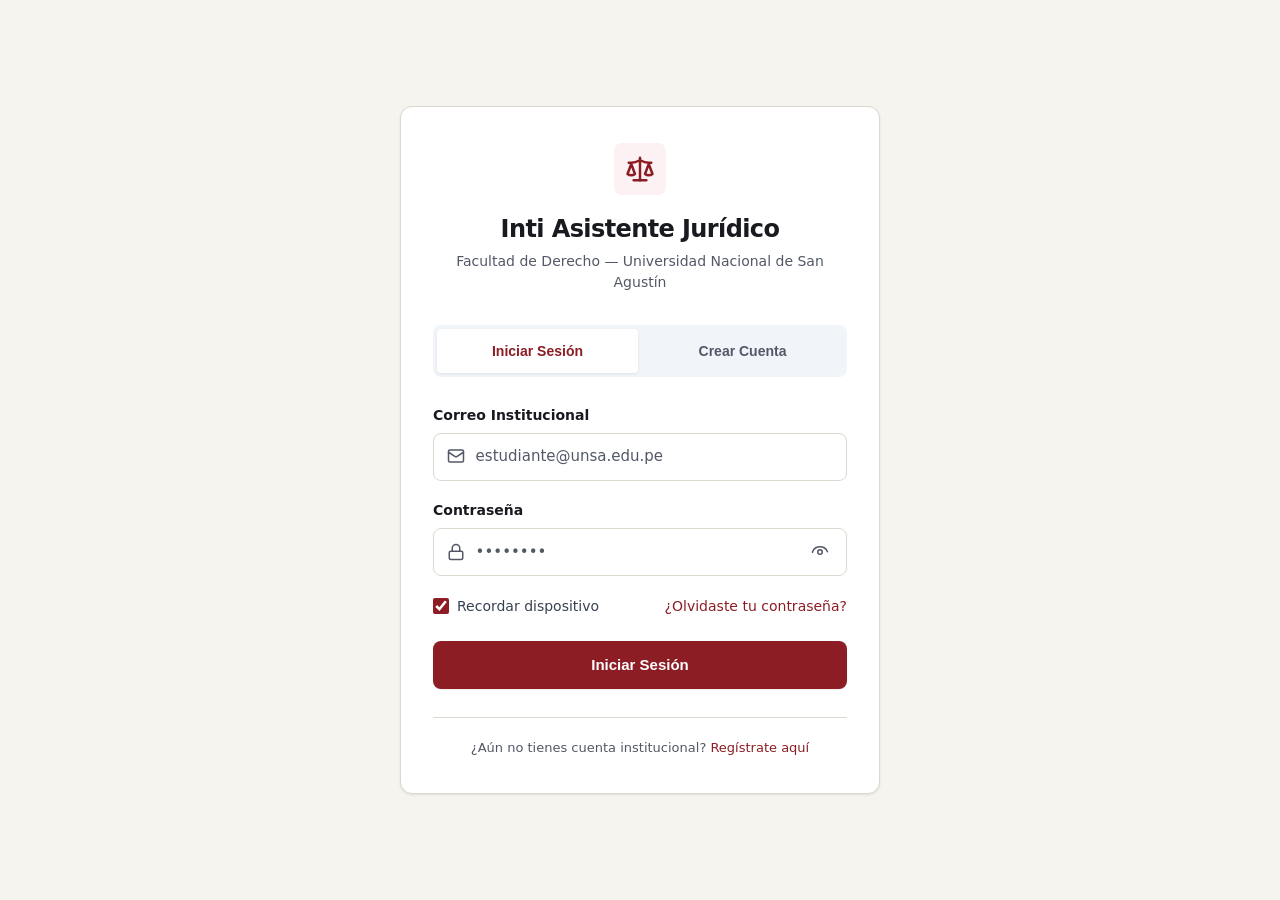
<file: frontend/index.html>
<!DOCTYPE html>
<html lang="es">
<head>
  <meta charset="UTF-8">
  <meta name="viewport" content="width=device-width, initial-scale=1.0">
  <title>Acceso Institucional — Inti Asistente Jurídico (UNSA)</title>
  <meta name="description" content="Portal de autenticación institucional de Inti, asistente jurídico basado en RAG para la Facultad de Derecho de la Universidad Nacional de San Agustín.">
  
  <!-- Estilos CSS -->
  <link rel="stylesheet" href="css/variables.css">
  <link rel="stylesheet" href="css/auth.css">
</head>
<body>

  <main class="auth-container" role="main">
    
    <!-- Encabezado Institucional -->
    <header class="auth-header">
      <div class="auth-brand-logo" data-icon="scale" aria-hidden="true"></div>
      <h1 class="auth-title">Inti Asistente Jurídico</h1>
      <p class="auth-subtitle">Facultad de Derecho — Universidad Nacional de San Agustín</p>
    </header>

    <!-- Banner Global de Notificaciones (Éxito / Error) -->
    <div id="global-alert" class="alert-banner" role="alert" aria-live="polite"></div>

    <!-- Navegación de Pestañas (Tabs) -->
    <nav class="auth-tabs" role="tablist" aria-label="Opciones de Acceso">
      <button 
        type="button" 
        id="tab-login" 
        class="tab-btn active" 
        role="tab" 
        aria-selected="true" 
        aria-controls="panel-login">
        Iniciar Sesión
      </button>
      <button 
        type="button" 
        id="tab-register" 
        class="tab-btn" 
        role="tab" 
        aria-selected="false" 
        aria-controls="panel-register">
        Crear Cuenta
      </button>
    </nav>

    <!-- Pestaña 1: Iniciar Sesión -->
    <section id="panel-login" class="auth-panel active" role="tabpanel" aria-labelledby="tab-login">
      <form id="form-login" novalidate>
        
        <div class="form-group">
          <label for="login-email" class="form-label">Correo Institucional</label>
          <div class="input-wrapper">
            <span class="input-prefix-icon" data-icon="mail" aria-hidden="true"></span>
            <input 
              type="email" 
              id="login-email" 
              name="email" 
              class="form-input" 
              placeholder="estudiante@unsa.edu.pe" 
              autocomplete="username" 
              required>
          </div>
          <div class="field-error-msg" id="login-email-error" aria-live="polite"></div>
        </div>

        <div class="form-group">
          <label for="login-password" class="form-label">Contraseña</label>
          <div class="input-wrapper">
            <span class="input-prefix-icon" data-icon="lock" aria-hidden="true"></span>
            <input 
              type="password" 
              id="login-password" 
              name="password" 
              class="form-input" 
              placeholder="••••••••" 
              autocomplete="current-password" 
              required>
            <button 
              type="button" 
              class="btn-toggle-password" 
              data-target="login-password">
            </button>
          </div>
          <div class="field-error-msg" id="login-password-error" aria-live="polite"></div>
        </div>

        <div class="form-utilities">
          <label class="checkbox-label">
            <input type="checkbox" id="remember-me" name="remember" checked>
            <span>Recordar dispositivo</span>
          </label>
          <a href="#recuperar" class="auth-link" id="link-forgot-password">¿Olvidaste tu contraseña?</a>
        </div>

        <button type="submit" class="btn-submit">
          <span>Iniciar Sesión</span>
        </button>

        <footer class="auth-footer">
          <span>¿Aún no tienes cuenta institucional? </span>
          <a href="#registro" class="auth-link" data-switch-tab="register">Regístrate aquí</a>
        </footer>

      </form>
    </section>

    <!-- Pestaña 2: Crear Cuenta Institucional -->
    <section id="panel-register" class="auth-panel" role="tabpanel" aria-labelledby="tab-register">
      <form id="form-register" novalidate>

        <div class="form-group">
          <label for="reg-name" class="form-label">Nombres y Apellidos</label>
          <div class="input-wrapper">
            <span class="input-prefix-icon" data-icon="user" aria-hidden="true"></span>
            <input 
              type="text" 
              id="reg-name" 
              name="name" 
              class="form-input" 
              placeholder="Rodrigo Alexander Fernandez" 
              autocomplete="name" 
              required>
          </div>
          <div class="field-error-msg" id="reg-name-error" aria-live="polite"></div>
        </div>

        <div class="form-group">
          <label for="reg-email" class="form-label">Correo Institucional UNSA</label>
          <div class="input-wrapper">
            <span class="input-prefix-icon" data-icon="mail" aria-hidden="true"></span>
            <input 
              type="email" 
              id="reg-email" 
              name="email" 
              class="form-input" 
              placeholder="usuario@unsa.edu.pe" 
              autocomplete="email" 
              required>
          </div>
          <div class="field-error-msg" id="reg-email-error" aria-live="polite"></div>
        </div>

        <div class="form-group">
          <label for="reg-role" class="form-label">Rol Académico</label>
          <div class="input-wrapper">
            <select id="reg-role" name="role" class="form-select" required>
              <option value="" disabled selected>Seleccione su rol en la facultad</option>
              <option value="student">Estudiante de Pregrado (Derecho)</option>
              <option value="docent">Docente / Catedrático</option>
              <option value="researcher">Investigador / Egresado</option>
            </select>
          </div>
          <div class="field-error-msg" id="reg-role-error" aria-live="polite"></div>
        </div>

        <div class="form-group">
          <label for="reg-password" class="form-label">Contraseña</label>
          <div class="input-wrapper">
            <span class="input-prefix-icon" data-icon="lock" aria-hidden="true"></span>
            <input 
              type="password" 
              id="reg-password" 
              name="password" 
              class="form-input" 
              placeholder="Mínimo 8 caracteres" 
              autocomplete="new-password" 
              required>
            <button 
              type="button" 
              class="btn-toggle-password" 
              data-target="reg-password">
            </button>
          </div>
          
          <!-- Requisitos Dinámicos de Contraseña -->
          <div class="password-requirements">
            <div class="requirements-title">Requisitos mínimos de seguridad:</div>
            <div class="requirement-item" id="req-len">
              <span class="req-icon" data-icon="alertCircle"></span>
              <span>Al menos 8 caracteres</span>
            </div>
            <div class="requirement-item" id="req-upper">
              <span class="req-icon" data-icon="alertCircle"></span>
              <span>Al menos una letra mayúscula</span>
            </div>
            <div class="requirement-item" id="req-num">
              <span class="req-icon" data-icon="alertCircle"></span>
              <span>Al menos un número</span>
            </div>
            <div class="requirement-item" id="req-special">
              <span class="req-icon" data-icon="alertCircle"></span>
              <span>Al menos un símbolo o carácter especial</span>
            </div>
          </div>
          <div class="field-error-msg" id="reg-password-error" aria-live="polite"></div>
        </div>

        <div class="form-group">
          <label for="reg-password-confirm" class="form-label">Confirmar Contraseña</label>
          <div class="input-wrapper">
            <span class="input-prefix-icon" data-icon="lock" aria-hidden="true"></span>
            <input 
              type="password" 
              id="reg-password-confirm" 
              name="password_confirm" 
              class="form-input" 
              placeholder="Reingrese su contraseña" 
              autocomplete="new-password" 
              required>
            <button 
              type="button" 
              class="btn-toggle-password" 
              data-target="reg-password-confirm">
            </button>
          </div>
          <div class="field-error-msg" id="reg-password-confirm-error" aria-live="polite"></div>
        </div>

        <div class="form-group">
          <label class="checkbox-label">
            <input type="checkbox" id="reg-terms" name="terms" required>
            <span>Acepto el uso ético y académico de la plataforma para fines de investigación jurídica.</span>
          </label>
          <div class="field-error-msg" id="reg-terms-error" aria-live="polite"></div>
        </div>

        <button type="submit" class="btn-submit">
          <span>Crear Cuenta</span>
        </button>

        <footer class="auth-footer">
          <span>¿Ya tienes una cuenta registrada? </span>
          <a href="#login" class="auth-link" data-switch-tab="login">Inicia sesión</a>
        </footer>

      </form>
    </section>

  </main>

  <!-- Módulos JavaScript -->
  <script type="module" src="js/auth-validation.js"></script>
</body>
</html>
</file>
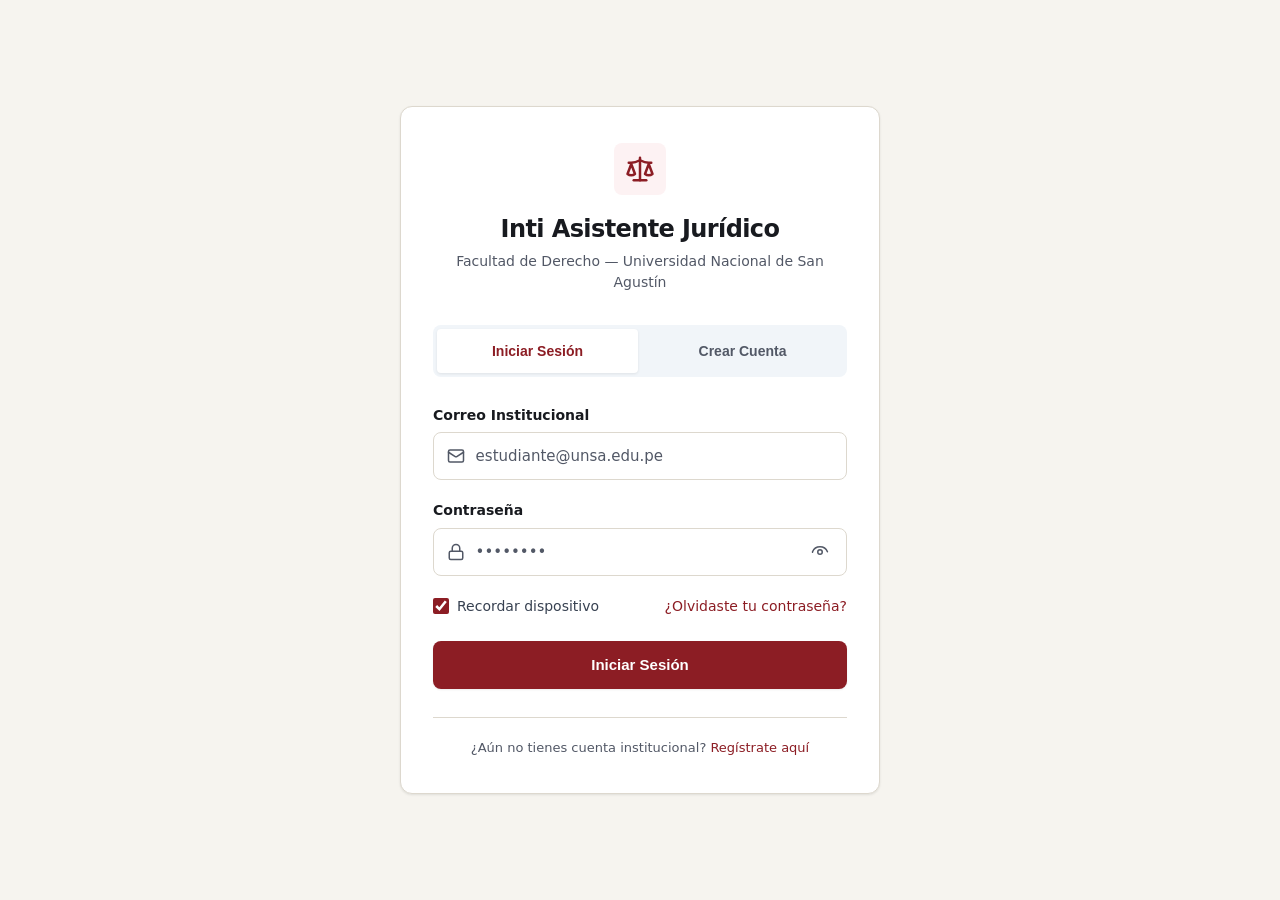
<file: frontend/dashboard.html>
<!DOCTYPE html>
<html lang="es">
<head>
  <meta charset="UTF-8">
  <meta name="viewport" content="width=device-width, initial-scale=1.0">
  <title>Escritorio Jurídico — Inti Asistente Jurídico (UNSA)</title>
  <meta name="description" content="Escritorio de investigación jurídica del asistente Inti para la Facultad de Derecho de la Universidad Nacional de San Agustín.">
  <link rel="stylesheet" href="css/dashboard.css">
</head>
<body>

  <header class="app-navbar" role="banner">
    <div class="navbar-container">
      <div class="brand-group">
        <button
          type="button"
          id="btn-open-drawer"
          class="btn-mobile-drawer"
          aria-label="Abrir historial de sesiones"
          aria-controls="sessions-sidebar"
          aria-expanded="false">
          Historial
        </button>
        <div class="brand-logo-badge" data-icon="scale" aria-hidden="true"></div>
        <div class="brand-details">
          <span class="brand-name">Inti Asistente Jurídico</span>
          <span class="brand-affiliation">Facultad de Derecho — UNSA</span>
        </div>
      </div>

      <div class="user-nav-actions">
        <div class="user-identity-card" id="user-badge">
          <div class="user-avatar-circle" data-icon="user" aria-hidden="true"></div>
          <div class="user-info-text">
            <span class="user-display-name" id="user-display-name">Usuario UNSA</span>
            <span class="user-role-badge" id="user-display-role">Estudiante</span>
          </div>
        </div>

        <button type="button" class="btn-logout" id="btn-logout">
          <span class="ui-icon-slot" data-icon="logout" aria-hidden="true"></span>
          <span>Salir</span>
        </button>
      </div>
    </div>
  </header>

  <div id="overlay-backdrop" class="overlay-backdrop" aria-hidden="true"></div>

  <div class="workspace-shell">
    <!-- Columna 1: Historial de Sesiones (Drawer en movil) -->
    <aside id="sessions-sidebar" class="sessions-sidebar" aria-label="Historial de consultas">
      <div class="sidebar-header">
        <h2 class="sidebar-title">Expedientes y Sesiones</h2>
        <button type="button" id="btn-close-drawer" class="btn-close-panel" aria-label="Cerrar historial">
          Cerrar
        </button>
      </div>
      <div class="sidebar-actions">
        <button type="button" id="btn-new-session" class="btn-new-session">
          Nueva consulta jurídica
        </button>
      </div>
      <nav id="sessions-list" class="sessions-list-container" aria-label="Lista de sesiones guardadas"></nav>
      <div class="sidebar-footer">
        <span id="sidebar-user-email">cuenta@unsa.edu.pe</span>
      </div>
    </aside>

    <!-- Columna 2: Hoja Central de Analisis -->
    <main class="research-pane" role="main">
      <div class="research-header">
        <h1 id="research-title" class="research-title">Nueva consulta jurídica</h1>
        <span class="corpus-badge">Código Civil 1984 · SPIJ</span>
      </div>

      <div id="status-banner" class="status-banner" role="alert" aria-live="polite"></div>

      <section id="conversation-thread" class="conversation-thread" aria-label="Hilo de consultas y respuestas"></section>

      <form id="query-form" class="query-composer" novalidate>
        <label for="legal-query-input" class="composer-label">
          Consulta jurídica sobre el Código Civil peruano
        </label>
        <textarea
          id="legal-query-input"
          name="query"
          class="query-input"
          required
          minlength="3"
          maxlength="2000"
          placeholder="Describa el caso o artículo a consultar (ej. responsabilidad extracontractual, nulidad del acto jurídico, compraventa)..."></textarea>
        <div class="composer-footer">
          <span class="composer-hint">Cada respuesta cita únicamente artículos verificados en el corpus indexado.</span>
          <button type="submit" id="btn-submit-query" class="btn-query">
            Consultar Asistente
          </button>
        </div>
      </form>
    </main>

    <!-- Columna 3: Inspector Normativo (Panel inferior en movil) -->
    <aside
      id="citation-inspector"
      class="citation-inspector"
      aria-label="Inspector normativo de citas">
      <div class="inspector-header">
        <h2 class="inspector-title">Inspector Normativo</h2>
        <button type="button" id="btn-close-inspector" class="btn-close-panel" aria-label="Cerrar inspector normativo">
          Cerrar
        </button>
      </div>
      <div id="inspector-body" class="inspector-body"></div>
    </aside>
  </div>

  <script type="module" src="js/dashboard.js"></script>
</body>
</html>
</file>
<file: frontend/css/variables.css>
:root {
  /* Paleta Editorial Institucional UNSA (contraste verificado WCAG >= 4.5:1) */
  --color-primary: #8C1D24;
  --color-primary-hover: #6E151B;
  --color-primary-light: #FDF2F3;
  --color-primary-focus: rgba(140, 29, 36, 0.22);

  /* Acento Normativo en Bronce Oscuro (contraste > 6.3:1 sobre fondo crema y blanco) */
  --color-bronze: #6B5120;
  --color-bronze-bg: #FAF5E8;
  --color-bronze-border: #D9C89E;

  /* Superficies y Neutros */
  --color-bg-app: #F6F4EF;
  --color-surface-card: #FFFFFF;
  --color-surface-subtle: #FBF9F5;
  --color-text-title: #181A1F;
  --color-text-body: #374151;
  --color-text-muted: #525866;
  --color-text-subtle: #525866;
  --color-border-subtle: #DDD8CE;
  --color-border-hover: #C2BBAE;

  /* Estados Funcionales */
  --color-success: #065F46;
  --color-success-bg: #ECFDF5;
  --color-success-border: #A7F3D0;

  --color-warning: #854D0E;
  --color-warning-bg: #FEFCE8;
  --color-warning-border: #FDE047;

  --color-error: #991B1B;
  --color-error-bg: #FEF2F2;
  --color-error-border: #FECACA;

  /* Tipografia Editorial Juridica */
  --font-serif: Georgia, "Times New Roman", Times, serif;
  --font-sans: system-ui, -apple-system, BlinkMacSystemFont, "Segoe UI", Roboto, "Helvetica Neue", Arial, sans-serif;
  --font-mono: ui-monospace, SFMono-Regular, Menlo, Monaco, Consolas, monospace;

  /* Radios y Sombras */
  --radius-sm: 4px;
  --radius-md: 8px;
  --radius-lg: 12px;
  --radius-pill: 9999px;

  --shadow-card: 0 1px 3px rgba(24, 26, 31, 0.06), 0 1px 2px rgba(24, 26, 31, 0.04);
  --shadow-sheet: 0 -8px 28px rgba(24, 26, 31, 0.16);
  --shadow-button: 0 1px 2px rgba(24, 26, 31, 0.08);
  --shadow-dropdown: 0 10px 15px -3px rgba(24, 26, 31, 0.08), 0 4px 6px -4px rgba(24, 26, 31, 0.04);

  /* Transiciones */
  --transition-fast: 150ms cubic-bezier(0.4, 0, 0.2, 1);
  --transition-normal: 220ms cubic-bezier(0.4, 0, 0.2, 1);
}
</file>
<file: frontend/css/auth.css>
@import url('./variables.css');

/* Reseteo básico y tipografía */
*, *::before, *::after {
  box-sizing: border-box;
  margin: 0;
  padding: 0;
}

body {
  font-family: var(--font-sans);
  background-color: var(--color-bg-app);
  color: var(--color-text-body);
  line-height: 1.5;
  min-height: 100vh;
  display: flex;
  flex-direction: column;
  justify-content: center;
  align-items: center;
  padding: 1.5rem 1rem;
  -webkit-font-smoothing: antialiased;
}

/* Contenedor Principal (Card de Autenticación) */
.auth-container {
  width: 100%;
  max-width: 480px;
  background-color: var(--color-surface-card);
  border: 1px solid var(--color-border-subtle);
  border-radius: var(--radius-lg);
  box-shadow: var(--shadow-card);
  padding: 2.25rem 2rem;
  transition: box-shadow var(--transition-normal);
}

/* Encabezado Institucional */
.auth-header {
  text-align: center;
  margin-bottom: 2rem;
}

.auth-brand-logo {
  display: inline-flex;
  align-items: center;
  justify-content: center;
  width: 52px;
  height: 52px;
  background-color: var(--color-primary-light);
  color: var(--color-primary);
  border-radius: var(--radius-md);
  margin-bottom: 1rem;
}

.auth-brand-logo .ui-icon {
  width: 30px;
  height: 30px;
}

.auth-title {
  font-size: 1.5rem;
  font-weight: 700;
  color: var(--color-text-title);
  letter-spacing: -0.025em;
  margin-bottom: 0.25rem;
}

.auth-subtitle {
  font-size: 0.875rem;
  color: var(--color-text-muted);
}

/* Conmutador de Pestañas (Tabs) */
.auth-tabs {
  display: flex;
  background-color: #F1F5F9;
  padding: 0.25rem;
  border-radius: var(--radius-md);
  margin-bottom: 1.75rem;
  gap: 0.25rem;
}

.tab-btn {
  flex: 1;
  background: transparent;
  border: none;
  border-radius: var(--radius-sm);
  padding: 0.625rem 1rem;
  font-size: 0.875rem;
  font-weight: 600;
  color: var(--color-text-muted);
  cursor: pointer;
  transition: all var(--transition-fast);
  text-align: center;
  min-height: 44px;
}

.tab-btn:hover:not(.active) {
  color: var(--color-text-title);
}

.tab-btn.active {
  background-color: var(--color-surface-card);
  color: var(--color-primary);
  box-shadow: 0 1px 3px rgba(0, 0, 0, 0.08);
}

/* Paneles de Formulario */
.auth-panel {
  display: none;
  animation: fadeIn 200ms ease-out forwards;
}

.auth-panel.active {
  display: block;
}

@keyframes fadeIn {
  from {
    opacity: 0;
    transform: translateY(4px);
  }
  to {
    opacity: 1;
    transform: translateY(0);
  }
}

/* Grupos de Formulario */
.form-group {
  margin-bottom: 1.25rem;
}

.form-label {
  display: block;
  font-size: 0.875rem;
  font-weight: 600;
  color: var(--color-text-title);
  margin-bottom: 0.4rem;
}

.input-wrapper {
  position: relative;
  display: flex;
  align-items: center;
}

.input-prefix-icon {
  position: absolute;
  left: 0.875rem;
  color: var(--color-text-subtle);
  pointer-events: none;
  display: inline-flex;
  align-items: center;
  justify-content: center;
}

.input-prefix-icon .ui-icon {
  width: 18px;
  height: 18px;
}

.form-input, .form-select {
  width: 100%;
  height: 48px;
  padding: 0 2.75rem 0 2.6rem;
  font-size: 0.9375rem;
  font-family: inherit;
  color: var(--color-text-title);
  background-color: var(--color-surface-card);
  border: 1px solid var(--color-border-subtle);
  border-radius: var(--radius-md);
  transition: border-color var(--transition-fast), box-shadow var(--transition-fast);
  outline: none;
}

.form-select {
  appearance: none;
  background-image: url("data:image/svg+xml,%3Csvg xmlns='http://www.w3.org/2000/svg' viewBox='0 0 24 24' fill='none' stroke='%2364748B' stroke-width='2' stroke-linecap='round' stroke-linejoin='round'%3E%3Cpath d='m6 9 6 6 6-6'/%3E%3C/svg%3E");
  background-repeat: no-repeat;
  background-position: right 0.875rem center;
  background-size: 16px;
  cursor: pointer;
}

.form-input::placeholder {
  color: var(--color-text-subtle);
}

.form-input:hover:not(:focus),
.form-select:hover:not(:focus) {
  border-color: var(--color-border-hover);
}

.form-input:focus,
.form-select:focus {
  border-color: var(--color-primary);
  box-shadow: 0 0 0 3px var(--color-primary-focus);
}

/* Estados de Error en Inputs */
.form-group.has-error .form-input {
  border-color: var(--color-error);
  background-color: var(--color-error-bg);
}

.form-group.has-error .form-input:focus {
  box-shadow: 0 0 0 3px rgba(220, 38, 38, 0.2);
}

.form-group.has-error .input-prefix-icon {
  color: var(--color-error);
}

.field-error-msg {
  display: none;
  font-size: 0.8125rem;
  color: var(--color-error);
  margin-top: 0.35rem;
  gap: 0.35rem;
  align-items: center;
}

.form-group.has-error .field-error-msg {
  display: flex;
}

.field-error-msg .ui-icon {
  width: 14px;
  height: 14px;
  flex-shrink: 0;
}

/* Botón Toggle Visibilidad Contraseña */
.btn-toggle-password {
  position: absolute;
  right: 0.75rem;
  background: transparent;
  border: none;
  color: var(--color-text-muted);
  cursor: pointer;
  padding: 0.375rem;
  border-radius: var(--radius-sm);
  display: inline-flex;
  align-items: center;
  justify-content: center;
  transition: color var(--transition-fast);
}

.btn-toggle-password:hover {
  color: var(--color-text-title);
}

.btn-toggle-password:focus-visible {
  outline: 2px solid var(--color-primary);
  outline-offset: 1px;
}

.btn-toggle-password .ui-icon {
  width: 18px;
  height: 18px;
}

/* Checklist de Fortaleza de Contraseña */
.password-requirements {
  margin-top: 0.6rem;
  padding: 0.75rem 0.875rem;
  background-color: #F8FAFC;
  border: 1px solid var(--color-border-subtle);
  border-radius: var(--radius-md);
  font-size: 0.8125rem;
}

.requirements-title {
  font-weight: 600;
  color: var(--color-text-muted);
  margin-bottom: 0.4rem;
}

.requirement-item {
  display: flex;
  align-items: center;
  gap: 0.5rem;
  color: var(--color-text-muted);
  margin-top: 0.25rem;
  transition: color var(--transition-fast);
}

.requirement-item .ui-icon {
  width: 14px;
  height: 14px;
  color: var(--color-text-subtle);
  transition: color var(--transition-fast);
}

.requirement-item.valid {
  color: var(--color-success);
}

.requirement-item.valid .ui-icon {
  color: var(--color-success);
}

/* Fila de Utilidades (Recordar / Recuperar Contraseña) */
.form-utilities {
  display: flex;
  justify-content: space-between;
  align-items: center;
  margin-bottom: 1.5rem;
  font-size: 0.875rem;
}

.checkbox-label {
  display: inline-flex;
  align-items: center;
  gap: 0.5rem;
  color: var(--color-text-body);
  cursor: pointer;
  user-select: none;
}

.checkbox-label input[type="checkbox"] {
  width: 16px;
  height: 16px;
  accent-color: var(--color-primary);
  border-radius: 4px;
  cursor: pointer;
}

.auth-link {
  color: var(--color-primary);
  text-decoration: none;
  font-weight: 500;
  transition: color var(--transition-fast);
}

.auth-link:hover {
  color: var(--color-primary-hover);
  text-decoration: underline;
}

.auth-link:focus-visible {
  outline: 2px solid var(--color-primary);
  outline-offset: 2px;
}

/* Botón de Envío Principal */
.btn-submit {
  width: 100%;
  height: 48px;
  background-color: var(--color-primary);
  color: #FFFFFF;
  border: none;
  border-radius: var(--radius-md);
  font-size: 0.9375rem;
  font-weight: 600;
  cursor: pointer;
  display: flex;
  align-items: center;
  justify-content: center;
  gap: 0.5rem;
  box-shadow: var(--shadow-button);
  transition: background-color var(--transition-fast), transform var(--transition-fast), box-shadow var(--transition-fast);
}

.btn-submit:hover:not(:disabled) {
  background-color: var(--color-primary-hover);
}

.btn-submit:active:not(:disabled) {
  transform: scale(0.99);
}

.btn-submit:focus-visible {
  outline: 2px solid var(--color-primary);
  outline-offset: 2px;
}

.btn-submit:disabled {
  opacity: 0.65;
  cursor: not-allowed;
}

.btn-submit .ui-icon {
  width: 18px;
  height: 18px;
}

/* Spinner Animado */
@keyframes spin {
  to {
    transform: rotate(360deg);
  }
}

.ui-spinner {
  animation: spin 750ms linear infinite;
}

/* Banner de Alerta Global */
.alert-banner {
  display: none;
  padding: 0.875rem 1rem;
  border-radius: var(--radius-md);
  margin-bottom: 1.25rem;
  font-size: 0.875rem;
  line-height: 1.4;
  align-items: flex-start;
  gap: 0.625rem;
}

.alert-banner.active {
  display: flex;
}

.alert-banner.alert-error {
  background-color: var(--color-error-bg);
  border: 1px solid var(--color-error-border);
  color: var(--color-error);
}

.alert-banner.alert-success {
  background-color: var(--color-success-bg);
  border: 1px solid var(--color-success-border);
  color: var(--color-success);
}

.alert-banner .ui-icon {
  width: 18px;
  height: 18px;
  flex-shrink: 0;
  margin-top: 0.1rem;
}

/* Pie de Página de la Card */
.auth-footer {
  margin-top: 1.75rem;
  padding-top: 1.25rem;
  border-top: 1px solid var(--color-border-subtle);
  text-align: center;
  font-size: 0.8125rem;
  color: var(--color-text-muted);
}

/* Responsive (Dispositivos Móviles < 768px) */
@media (max-width: 767px) {
  body {
    padding: 0.75rem;
    justify-content: flex-start;
  }

  .auth-container {
    max-width: 100%;
    padding: 1.5rem 1.125rem;
    border-radius: var(--radius-md);
  }

  .auth-title {
    font-size: 1.35rem;
  }

  .form-input, .form-select, .btn-submit {
    height: 50px; /* Tamaño táctil accesible */
  }

  .form-utilities {
    flex-direction: column;
    align-items: flex-start;
    gap: 0.75rem;
  }
}
</file>
<file: frontend/css/dashboard.css>
@import url('./variables.css');

*, *::before, *::after {
  box-sizing: border-box;
  margin: 0;
  padding: 0;
}

body {
  font-family: var(--font-sans);
  background-color: var(--color-bg-app);
  color: var(--color-text-body);
  line-height: 1.55;
  min-height: 100vh;
  display: flex;
  flex-direction: column;
  overflow-x: hidden;
  -webkit-font-smoothing: antialiased;
}

.sr-only {
  position: absolute;
  width: 1px;
  height: 1px;
  padding: 0;
  margin: -1px;
  overflow: hidden;
  clip: rect(0, 0, 0, 0);
  white-space: nowrap;
  border: 0;
}

/* Barra Superior */
.app-navbar {
  background-color: var(--color-surface-card);
  border-bottom: 1px solid var(--color-border-subtle);
  padding: 0.75rem 1.25rem;
  position: sticky;
  top: 0;
  z-index: 40;
}

.navbar-container {
  max-width: 1520px;
  margin: 0 auto;
  display: flex;
  align-items: center;
  justify-content: space-between;
  gap: 0.75rem;
}

.brand-group {
  display: flex;
  align-items: center;
  gap: 0.75rem;
  min-width: 0;
}

.btn-mobile-drawer {
  display: inline-flex;
  align-items: center;
  justify-content: center;
  min-width: 44px;
  min-height: 44px;
  background-color: var(--color-surface-subtle);
  color: var(--color-text-title);
  border: 1px solid var(--color-border-subtle);
  border-radius: var(--radius-md);
  cursor: pointer;
  font-size: 0.875rem;
  font-weight: 600;
  padding: 0 0.65rem;
}

.btn-mobile-drawer:hover,
.btn-mobile-drawer:focus-visible {
  border-color: var(--color-primary);
  color: var(--color-primary);
  outline: 2px solid var(--color-primary-focus);
  outline-offset: 1px;
}

.brand-logo-badge {
  display: inline-flex;
  align-items: center;
  justify-content: center;
  width: 38px;
  height: 38px;
  background-color: var(--color-primary-light);
  color: var(--color-primary);
  border: 1px solid var(--color-border-subtle);
  border-radius: var(--radius-md);
  flex-shrink: 0;
}

.brand-logo-badge .ui-icon {
  width: 22px;
  height: 22px;
}

.brand-details {
  display: flex;
  flex-direction: column;
  min-width: 0;
}

.brand-name {
  font-family: var(--font-serif);
  font-size: 1.0625rem;
  font-weight: 700;
  color: var(--color-text-title);
  letter-spacing: -0.01em;
  white-space: nowrap;
  overflow: hidden;
  text-overflow: ellipsis;
}

.brand-affiliation {
  font-size: 0.75rem;
  color: var(--color-text-muted);
  white-space: nowrap;
  overflow: hidden;
  text-overflow: ellipsis;
}

.user-nav-actions {
  display: flex;
  align-items: center;
  gap: 0.75rem;
  flex-shrink: 0;
}

.user-identity-card {
  display: none;
  align-items: center;
  gap: 0.625rem;
  padding: 0.35rem 0.75rem;
  background-color: var(--color-surface-subtle);
  border: 1px solid var(--color-border-subtle);
  border-radius: var(--radius-md);
}

.user-avatar-circle {
  width: 30px;
  height: 30px;
  border-radius: var(--radius-pill);
  background-color: var(--color-primary);
  color: #FFFFFF;
  display: inline-flex;
  align-items: center;
  justify-content: center;
  flex-shrink: 0;
}

.user-avatar-circle .ui-icon {
  width: 16px;
  height: 16px;
}

.user-info-text {
  display: flex;
  flex-direction: column;
}

.user-display-name {
  font-size: 0.8125rem;
  font-weight: 600;
  color: var(--color-text-title);
  line-height: 1.2;
}

.user-role-badge {
  font-size: 0.75rem;
  color: var(--color-text-muted);
}

.btn-logout {
  display: inline-flex;
  align-items: center;
  gap: 0.4rem;
  min-height: 40px;
  padding: 0.45rem 0.85rem;
  background-color: var(--color-surface-card);
  color: var(--color-text-title);
  border: 1px solid var(--color-border-subtle);
  border-radius: var(--radius-md);
  font-size: 0.8125rem;
  font-weight: 600;
  cursor: pointer;
  transition: border-color var(--transition-fast), color var(--transition-fast);
}

.btn-logout:hover,
.btn-logout:focus-visible {
  border-color: var(--color-primary);
  color: var(--color-primary);
  outline: 2px solid var(--color-primary-focus);
  outline-offset: 1px;
}

.ui-icon-slot {
  display: inline-flex;
  align-items: center;
  justify-content: center;
}

.ui-icon-slot .ui-icon {
  width: 16px;
  height: 16px;
}

/* Escritorio de Investigacion Juridica (Mobile-first) */
.workspace-shell {
  flex: 1;
  width: 100%;
  max-width: 1520px;
  margin: 0 auto;
  display: grid;
  grid-template-columns: 1fr;
  min-height: calc(100vh - 64px);
}

/* Backdrop para drawer e inspector inferior en movil */
.overlay-backdrop {
  display: none;
  position: fixed;
  inset: 0;
  background-color: rgba(24, 26, 31, 0.45);
  z-index: 45;
}

.overlay-backdrop.is-visible {
  display: block;
}

/* Columna 1: Historial de Expedientes / Sesiones (Drawer en movil) */
.sessions-sidebar {
  position: fixed;
  top: 0;
  left: 0;
  bottom: 0;
  width: min(86vw, 310px);
  background-color: var(--color-surface-card);
  border-right: 1px solid var(--color-border-subtle);
  display: flex;
  flex-direction: column;
  z-index: 50;
  transform: translateX(-100%);
  transition: transform var(--transition-normal);
}

.sessions-sidebar.is-open {
  transform: translateX(0);
}

.sidebar-header {
  padding: 1rem;
  border-bottom: 1px solid var(--color-border-subtle);
  display: flex;
  align-items: center;
  justify-content: space-between;
  gap: 0.5rem;
}

.sidebar-title {
  font-family: var(--font-serif);
  font-size: 0.9375rem;
  font-weight: 700;
  color: var(--color-text-title);
}

.btn-close-panel {
  display: inline-flex;
  align-items: center;
  justify-content: center;
  min-width: 36px;
  min-height: 36px;
  background: transparent;
  border: 1px solid var(--color-border-subtle);
  border-radius: var(--radius-sm);
  color: var(--color-text-title);
  font-size: 0.875rem;
  font-weight: 600;
  cursor: pointer;
}

.btn-close-panel:hover,
.btn-close-panel:focus-visible {
  border-color: var(--color-primary);
  color: var(--color-primary);
  outline: 2px solid var(--color-primary-focus);
}

.sidebar-actions {
  padding: 0.875rem 1rem;
  border-bottom: 1px solid var(--color-border-subtle);
}

.btn-new-session {
  width: 100%;
  min-height: 44px;
  padding: 0.625rem 0.875rem;
  background-color: var(--color-primary);
  color: #FFFFFF;
  border: none;
  border-radius: var(--radius-md);
  font-size: 0.875rem;
  font-weight: 600;
  cursor: pointer;
  transition: background-color var(--transition-fast);
}

.btn-new-session:hover,
.btn-new-session:focus-visible {
  background-color: var(--color-primary-hover);
  outline: 2px solid var(--color-primary-focus);
  outline-offset: 2px;
}

.sessions-list-container {
  flex: 1;
  overflow-y: auto;
  padding: 0.75rem;
  display: flex;
  flex-direction: column;
  gap: 0.5rem;
}

.session-item {
  width: 100%;
  text-align: left;
  padding: 0.75rem;
  background-color: var(--color-surface-subtle);
  border: 1px solid var(--color-border-subtle);
  border-radius: var(--radius-md);
  cursor: pointer;
  display: flex;
  flex-direction: column;
  gap: 0.25rem;
  transition: border-color var(--transition-fast), background-color var(--transition-fast);
}

.session-item:hover,
.session-item:focus-visible {
  border-color: var(--color-primary);
  background-color: var(--color-surface-card);
  outline: 2px solid var(--color-primary-focus);
}

.session-item.is-active {
  border-color: var(--color-primary);
  background-color: var(--color-primary-light);
}

.session-item-title {
  font-size: 0.875rem;
  font-weight: 600;
  color: var(--color-text-title);
  line-height: 1.35;
  display: -webkit-box;
  -webkit-line-clamp: 2;
  -webkit-box-orient: vertical;
  overflow: hidden;
}

.session-item-meta {
  font-family: var(--font-mono);
  font-size: 0.75rem;
  color: var(--color-text-muted);
}

.sidebar-footer {
  padding: 0.875rem 1rem;
  border-top: 1px solid var(--color-border-subtle);
  background-color: var(--color-surface-subtle);
  font-size: 0.75rem;
  color: var(--color-text-muted);
}

/* Columna 2: Hoja Central de Analisis Juridico */
.research-pane {
  display: flex;
  flex-direction: column;
  padding: 1rem;
  gap: 1rem;
  min-width: 0;
}

.research-header {
  display: flex;
  flex-wrap: wrap;
  align-items: baseline;
  justify-content: space-between;
  gap: 0.5rem;
  padding-bottom: 0.75rem;
  border-bottom: 2px solid var(--color-border-subtle);
}

.research-title {
  font-family: var(--font-serif);
  font-size: 1.25rem;
  font-weight: 700;
  color: var(--color-text-title);
}

.corpus-badge {
  font-family: var(--font-mono);
  font-size: 0.75rem;
  font-weight: 600;
  color: var(--color-bronze);
  background-color: var(--color-bronze-bg);
  border: 1px solid var(--color-bronze-border);
  padding: 0.2rem 0.6rem;
  border-radius: var(--radius-sm);
}

.status-banner {
  display: none;
  padding: 0.75rem 1rem;
  border-radius: var(--radius-md);
  font-size: 0.875rem;
  border: 1px solid transparent;
}

.status-banner.is-visible {
  display: block;
}

.status-banner.is-error {
  background-color: var(--color-error-bg);
  color: var(--color-error);
  border-color: var(--color-error-border);
}

.status-banner.is-warning {
  background-color: var(--color-warning-bg);
  color: var(--color-warning);
  border-color: var(--color-warning-border);
}

.conversation-thread {
  flex: 1;
  display: flex;
  flex-direction: column;
  gap: 1.25rem;
}

.empty-state {
  background-color: var(--color-surface-card);
  border: 1px solid var(--color-border-subtle);
  border-radius: var(--radius-lg);
  padding: 1.75rem 1.25rem;
  box-shadow: var(--shadow-card);
}

.empty-state-heading {
  font-family: var(--font-serif);
  font-size: 1.125rem;
  color: var(--color-text-title);
  margin-bottom: 0.5rem;
}

.empty-state-body {
  font-size: 0.9375rem;
  color: var(--color-text-body);
  margin-bottom: 1rem;
}

.sample-queries {
  display: flex;
  flex-wrap: wrap;
  gap: 0.5rem;
}

.sample-query-btn {
  text-align: left;
  padding: 0.5rem 0.75rem;
  min-height: 40px;
  background-color: var(--color-surface-subtle);
  border: 1px solid var(--color-border-subtle);
  border-radius: var(--radius-md);
  font-size: 0.8125rem;
  color: var(--color-text-title);
  cursor: pointer;
}

.sample-query-btn:hover,
.sample-query-btn:focus-visible {
  border-color: var(--color-primary);
  color: var(--color-primary);
  outline: 2px solid var(--color-primary-focus);
}

.turn-card {
  background-color: var(--color-surface-card);
  border: 1px solid var(--color-border-subtle);
  border-radius: var(--radius-lg);
  box-shadow: var(--shadow-card);
  overflow: hidden;
}

.turn-question {
  padding: 0.875rem 1.125rem;
  background-color: var(--color-surface-subtle);
  border-bottom: 1px solid var(--color-border-subtle);
}

.turn-label {
  font-family: var(--font-mono);
  font-size: 0.75rem;
  font-weight: 700;
  text-transform: uppercase;
  letter-spacing: 0.04em;
  color: var(--color-text-muted);
  display: block;
  margin-bottom: 0.25rem;
}

.turn-question-text {
  font-size: 0.9375rem;
  font-weight: 600;
  color: var(--color-text-title);
}

.turn-answer {
  padding: 1.125rem;
}

.turn-answer-body {
  font-family: var(--font-serif);
  font-size: 1rem;
  line-height: 1.65;
  color: var(--color-text-title);
  display: flex;
  flex-direction: column;
  gap: 0.65rem;
}

.turn-answer-body p {
  margin: 0;
}

.turn-answer-body strong {
  font-weight: 700;
  color: var(--color-text-title);
}

.turn-answer-body em {
  font-style: italic;
}

.turn-answer-body .md-heading {
  font-family: var(--font-serif);
  font-size: 1.02rem;
  font-weight: 700;
  color: var(--color-text-title);
  margin-top: 0.25rem;
}

.turn-answer-body .md-list {
  padding-left: 1.35rem;
  display: flex;
  flex-direction: column;
  gap: 0.35rem;
}

.turn-answer-body .md-list-nested {
  margin-left: 1.15rem;
  list-style-type: circle;
}

.turn-answer-body .inline-code {
  font-family: var(--font-mono);
  font-size: 0.875rem;
  background-color: var(--color-surface-subtle);
  border: 1px solid var(--color-border-subtle);
  border-radius: var(--radius-sm);
  padding: 0.05rem 0.3rem;
}

.citation-inline-btn {
  display: inline-flex;
  align-items: center;
  font-family: var(--font-mono);
  font-size: 0.8125rem;
  font-weight: 600;
  color: var(--color-bronze);
  background-color: var(--color-bronze-bg);
  border: 1px solid var(--color-bronze-border);
  border-radius: var(--radius-sm);
  padding: 0.05rem 0.4rem;
  margin: 0 0.15rem;
  cursor: pointer;
  vertical-align: baseline;
}

.citation-inline-btn:hover,
.citation-inline-btn:focus-visible {
  background-color: var(--color-primary-light);
  border-color: var(--color-primary);
  color: var(--color-primary);
  outline: 2px solid var(--color-primary-focus);
}

.turn-citations-bar {
  margin-top: 1rem;
  padding-top: 0.75rem;
  border-top: 1px solid var(--color-border-subtle);
  display: flex;
  flex-wrap: wrap;
  align-items: center;
  gap: 0.5rem;
}

.turn-meta {
  padding: 0.625rem 1.125rem;
  background-color: var(--color-surface-subtle);
  border-top: 1px solid var(--color-border-subtle);
  display: flex;
  flex-wrap: wrap;
  gap: 0.75rem;
  font-family: var(--font-mono);
  font-size: 0.75rem;
  color: var(--color-text-muted);
}

.meta-pill-grounded {
  color: var(--color-success);
  background-color: var(--color-success-bg);
  border: 1px solid var(--color-success-border);
  padding: 0.1rem 0.45rem;
  border-radius: var(--radius-sm);
  font-weight: 600;
}

.meta-pill-refusal {
  color: var(--color-warning);
  background-color: var(--color-warning-bg);
  border: 1px solid var(--color-warning-border);
  padding: 0.1rem 0.45rem;
  border-radius: var(--radius-sm);
  font-weight: 600;
}

/* Formulario de consulta */
.query-composer {
  background-color: var(--color-surface-card);
  border: 1px solid var(--color-border-subtle);
  border-radius: var(--radius-lg);
  padding: 1rem;
  box-shadow: var(--shadow-card);
}

.composer-label {
  display: block;
  font-size: 0.875rem;
  font-weight: 600;
  color: var(--color-text-title);
  margin-bottom: 0.5rem;
}

.query-input {
  width: 100%;
  min-height: 92px;
  padding: 0.75rem;
  border: 1px solid var(--color-border-subtle);
  border-radius: var(--radius-md);
  font-family: var(--font-sans);
  font-size: 0.9375rem;
  color: var(--color-text-title);
  background-color: var(--color-surface-subtle);
  resize: vertical;
}

.query-input:focus {
  outline: none;
  border-color: var(--color-primary);
  box-shadow: 0 0 0 3px var(--color-primary-focus);
  background-color: var(--color-surface-card);
}

.composer-footer {
  margin-top: 0.75rem;
  display: flex;
  flex-wrap: wrap;
  align-items: center;
  justify-content: space-between;
  gap: 0.75rem;
}

.composer-hint {
  font-size: 0.8125rem;
  color: var(--color-text-muted);
}

.btn-query {
  display: inline-flex;
  align-items: center;
  justify-content: center;
  gap: 0.5rem;
  min-height: 44px;
  padding: 0.625rem 1.25rem;
  background-color: var(--color-primary);
  color: #FFFFFF;
  border: none;
  border-radius: var(--radius-md);
  font-size: 0.875rem;
  font-weight: 600;
  cursor: pointer;
  box-shadow: var(--shadow-button);
}

.btn-query:hover:not(:disabled),
.btn-query:focus-visible:not(:disabled) {
  background-color: var(--color-primary-hover);
  outline: 2px solid var(--color-primary-focus);
  outline-offset: 2px;
}

.btn-query:disabled {
  opacity: 0.65;
  cursor: not-allowed;
}

/* Columna 3: Inspector Normativo (Panel inferior / Bottom Sheet en movil) */
.citation-inspector {
  position: fixed;
  left: 0;
  right: 0;
  bottom: 0;
  max-height: 78vh;
  background-color: var(--color-surface-card);
  border-top: 2px solid var(--color-primary);
  border-radius: 14px 14px 0 0;
  box-shadow: var(--shadow-sheet);
  display: flex;
  flex-direction: column;
  z-index: 55;
  transform: translateY(105%);
  transition: transform var(--transition-normal);
}

.citation-inspector.is-open {
  transform: translateY(0);
}

.inspector-header {
  padding: 0.875rem 1rem;
  border-bottom: 1px solid var(--color-border-subtle);
  display: flex;
  align-items: center;
  justify-content: space-between;
  gap: 0.5rem;
}

.inspector-title {
  font-family: var(--font-serif);
  font-size: 0.9375rem;
  font-weight: 700;
  color: var(--color-text-title);
}

.inspector-body {
  flex: 1;
  overflow-y: auto;
  padding: 1rem;
  display: flex;
  flex-direction: column;
  gap: 0.875rem;
}

.inspector-empty {
  font-size: 0.875rem;
  color: var(--color-text-muted);
  line-height: 1.5;
}

.statute-card {
  background-color: var(--color-surface-subtle);
  border: 1px solid var(--color-border-subtle);
  border-left: 3px solid var(--color-bronze);
  border-radius: var(--radius-md);
  padding: 0.875rem;
  display: flex;
  flex-direction: column;
  gap: 0.625rem;
}

.statute-card-header {
  display: flex;
  align-items: center;
  justify-content: space-between;
  gap: 0.5rem;
  flex-wrap: wrap;
}

.statute-article-code {
  font-family: var(--font-mono);
  font-size: 0.8125rem;
  font-weight: 700;
  color: var(--color-bronze);
  background-color: var(--color-bronze-bg);
  border: 1px solid var(--color-bronze-border);
  padding: 0.15rem 0.5rem;
  border-radius: var(--radius-sm);
}

.statute-score {
  font-family: var(--font-mono);
  font-size: 0.75rem;
  color: var(--color-text-muted);
}

.statute-hierarchy {
  font-size: 0.75rem;
  font-weight: 600;
  color: var(--color-text-muted);
  line-height: 1.4;
}

.statute-text {
  font-family: var(--font-serif);
  font-size: 0.9375rem;
  line-height: 1.6;
  color: var(--color-text-title);
  white-space: pre-wrap;
}

.statute-spij-link {
  display: inline-flex;
  align-items: center;
  gap: 0.35rem;
  font-size: 0.8125rem;
  font-weight: 600;
  color: var(--color-primary);
  text-decoration: underline;
  min-height: 36px;
}

.statute-spij-link:hover,
.statute-spij-link:focus-visible {
  color: var(--color-primary-hover);
}

.loading-state-text {
  font-size: 0.875rem;
  color: var(--color-text-muted);
  padding: 0.5rem;
}

/* Desktop (>= 1024px): Escritorio de 3 columnas persistentes */
@media (min-width: 1024px) {
  .btn-mobile-drawer,
  .btn-close-panel {
    display: none;
  }

  .user-identity-card {
    display: flex;
  }

  .workspace-shell {
    grid-template-columns: 276px minmax(0, 1fr) 340px;
  }

  .sessions-sidebar {
    position: sticky;
    top: 63px;
    height: calc(100vh - 63px);
    width: auto;
    transform: none;
    z-index: 10;
  }

  .research-pane {
    padding: 1.5rem 1.75rem;
  }

  .citation-inspector {
    position: sticky;
    top: 63px;
    height: calc(100vh - 63px);
    max-height: none;
    border-top: none;
    border-left: 1px solid var(--color-border-subtle);
    border-radius: 0;
    box-shadow: none;
    transform: none;
    z-index: 10;
  }

  .overlay-backdrop.is-visible {
    display: none;
  }
}
</file>
